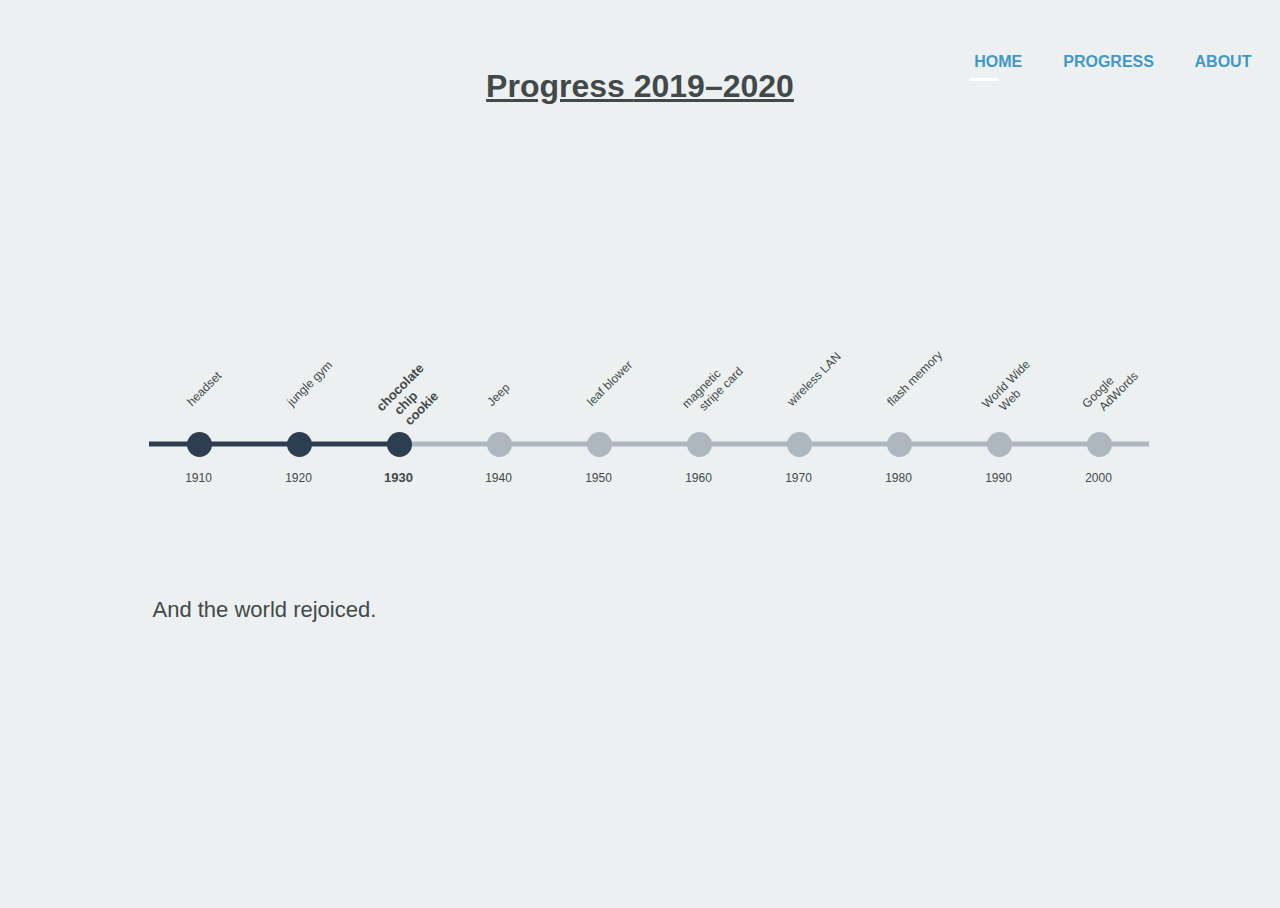
<file: progress_index.html>
<!DOCTYPE html>
<html>
  <head>
    <link rel="stylesheet" href="css/progress_index.css" />
    <link rel="stylesheet" href="css/nav.css" />
  </head>
  <body>
    <nav>
      <a href="https://thu-zhanghl.github.io/IET-CombustorDesign">HOME</a>
      <a href="https://thu-zhanghl.github.io/IET-CombustorDesign/progress_1.html">PROGRESS</a>
      <a href="https://github.com/thu-zhanghl/IET-CombustorDesign">ABOUT</a>
      <div id="indicator"></div>
    </nav>
    <!-- THE CHALLENGE: -->
    <!-- 1. recreate version 3 (https://codepen.io/cjl750/pen/wdVxzV) with no javascript whatsoever
     2. make code as abstract as possible (e.g., trying to calc positions that would work with any number of dots instead of hard-coding the container width as we do in our media queries)
     3. highest browser support possible -->
    <!-- Bonus points: turn v3's pseudo content into actual element content, so it's accessible to screen readers, search engines, etc. -->

    <h1>
      <u>Progress <span>2019–2020</span></u>
    </h1>
    <div class="flex-parent">
      <div class="input-flex-container">
        <input type="radio" name="timeline-dot" data-description="1910" />
        <div class="dot-info" data-description="1910">
          <span class="year">1910</span>
          <span class="label">headset</span>
        </div>
        <input type="radio" name="timeline-dot" data-description="1920" />
        <div class="dot-info" data-description="1920">
          <span class="year">1920</span>
          <span class="label">jungle gym</span>
        </div>
        <input
          type="radio"
          name="timeline-dot"
          data-description="1930"
          checked
        />
        <div class="dot-info" data-description="1930">
          <span class="year">1930</span>
          <span class="label">chocolate chip cookie</span>
        </div>
        <input type="radio" name="timeline-dot" data-description="1940" />
        <div class="dot-info" data-description="1940">
          <span class="year">1940</span>
          <span class="label">Jeep</span>
        </div>
        <input type="radio" name="timeline-dot" data-description="1950" />
        <div class="dot-info" data-description="1950">
          <span class="year">1950</span>
          <span class="label">leaf blower</span>
        </div>
        <input type="radio" name="timeline-dot" data-description="1960" />
        <div class="dot-info" data-description="1960">
          <span class="year">1960</span>
          <span class="label">magnetic stripe card</span>
        </div>
        <input type="radio" name="timeline-dot" data-description="1970" />
        <div class="dot-info" data-description="1970">
          <span class="year">1970</span>
          <span class="label">wireless LAN</span>
        </div>
        <input type="radio" name="timeline-dot" data-description="1980" />
        <div class="dot-info" data-description="1980">
          <span class="year">1980</span>
          <span class="label">flash memory</span>
        </div>
        <input type="radio" name="timeline-dot" data-description="1990" />
        <div class="dot-info" data-description="1990">
          <span class="year">1990</span>
          <span class="label">World Wide Web</span>
        </div>
        <input type="radio" name="timeline-dot" data-description="2000" />
        <div class="dot-info" data-description="2000">
          <span class="year">2000</span>
          <span class="label">Google AdWords</span>
        </div>
        <div id="timeline-descriptions-wrapper">
          <p data-description="1910">
            And future Call of Duty players would thank them.
          </p>
          <p data-description="1920">
            Because every kid should get to be Tarzan for a day.
          </p>
          <p data-description="1930">And the world rejoiced.</p>
          <p data-description="1940">Because building roads is inconvenient.</p>
          <p data-description="1950">Ain’t nobody got time to rake.</p>
          <p data-description="1960">Because paper currency is for noobs.</p>
          <p data-description="1970">Nobody likes cords. Nobody.</p>
          <p data-description="1980">Brighter than glow memory.</p>
          <p data-description="1990">
            To capitalize on an as-yet nascent market for cat photos.
          </p>
          <p data-description="2000">
            Because organic search rankings take work.
          </p>
        </div>
      </div>
    </div>
  </body>
</html>
</file>
<file: css/progress_index.css>
html, body {
    height: 100%;
  }
  
  body {
    font-family: "Quicksand", sans-serif;
    font-weight: 500;
    color: #424949;
    background-color: #ECF0F1;
    padding: 0 25px;
    display: flex;
    flex-direction: column;
    position: relative;
  }
  
  h1 {
    text-align: center;
    height: 38px;
    margin: 60px 0;
  }
  h1 span {
    white-space: nowrap;
  }
  
  .flex-parent {
    display: flex;
    flex-direction: column;
    justify-content: center;
    align-items: center;
    width: 100%;
    height: 100%;
  }
  
  .input-flex-container {
    display: flex;
    justify-content: space-around;
    align-items: center;
    flex-wrap: wrap;
    width: 80vw;
    max-width: 1000px;
    position: relative;
    z-index: 0;
    margin-left: calc((80vw - 25px) / 20);
  }
  
  input {
    width: 25px;
    height: 25px;
    background-color: #2C3E50;
    position: relative;
    border-radius: 50%;
    display: block;
    -moz-appearance: none;
    -webkit-appearance: none;
    appearance: none;
    cursor: pointer;
  }
  input:focus {
    outline: none;
  }
  input::before, input::after {
    content: "";
    display: block;
    position: absolute;
    z-index: -1;
    top: 50%;
    transform: translateY(-50%);
    background-color: #2C3E50;
    width: 4vw;
    height: 5px;
    max-width: 50px;
  }
  input::before {
    left: calc(-4vw + 12.5px);
  }
  input::after {
    right: calc(-4vw + 12.5px);
  }
  input:checked {
    background-color: #2C3E50;
  }
  input:checked::before {
    background-color: #2C3E50;
  }
  input:checked::after {
    background-color: #AEB6BF;
  }
  input:checked ~ input, input:checked ~ input::before, input:checked ~ input::after {
    background-color: #AEB6BF;
  }
  input:checked + .dot-info span {
    font-size: 13px;
    font-weight: bold;
  }
  
  .dot-info {
    width: 25px;
    height: 25px;
    display: block;
    visibility: hidden;
    position: relative;
    z-index: -1;
    left: calc((((80vw - 25px) / 20) * -1) - 1px);
  }
  .dot-info span {
    visibility: visible;
    position: absolute;
    font-size: 12px;
  }
  .dot-info span.year {
    bottom: -30px;
    left: 50%;
    transform: translateX(-50%);
  }
  .dot-info span.label {
    top: -65px;
    left: 0;
    transform: rotateZ(-45deg);
    width: 70px;
    text-indent: -10px;
  }
  
  #timeline-descriptions-wrapper {
    width: 100%;
    margin-top: 140px;
    font-size: 22px;
    font-weight: 400;
    margin-left: calc((-80vw - 25px) / 20);
  }
  #timeline-descriptions-wrapper p {
    margin-top: 0;
    display: none;
  }
  
  input[data-description="1910"]:checked ~ #timeline-descriptions-wrapper p[data-description="1910"] {
    display: block;
  }
  
  input[data-description="1920"]:checked ~ #timeline-descriptions-wrapper p[data-description="1920"] {
    display: block;
  }
  
  input[data-description="1930"]:checked ~ #timeline-descriptions-wrapper p[data-description="1930"] {
    display: block;
  }
  
  input[data-description="1940"]:checked ~ #timeline-descriptions-wrapper p[data-description="1940"] {
    display: block;
  }
  
  input[data-description="1950"]:checked ~ #timeline-descriptions-wrapper p[data-description="1950"] {
    display: block;
  }
  
  input[data-description="1960"]:checked ~ #timeline-descriptions-wrapper p[data-description="1960"] {
    display: block;
  }
  
  input[data-description="1970"]:checked ~ #timeline-descriptions-wrapper p[data-description="1970"] {
    display: block;
  }
  
  input[data-description="1980"]:checked ~ #timeline-descriptions-wrapper p[data-description="1980"] {
    display: block;
  }
  
  input[data-description="1990"]:checked ~ #timeline-descriptions-wrapper p[data-description="1990"] {
    display: block;
  }
  
  input[data-description="2000"]:checked ~ #timeline-descriptions-wrapper p[data-description="2000"] {
    display: block;
  }
  
  @media (min-width: 1250px) {
    .input-flex-container {
      margin-left: 62.5px;
    }
  
    input::before {
      left: -37.5px;
    }
    input::after {
      right: -37.5px;
    }
  
    .dot-info {
      left: calc((((1000px - 25px) / 20) * -1) - 1px);
    }
  
    #timeline-descriptions-wrapper {
      margin-left: -37.5px;
    }
  }
  @media (max-width: 630px) {
    .flex-parent {
      justify-content: initial;
    }
  
    .input-flex-container {
      flex-wrap: wrap;
      justify-content: center;
      width: 400px;
      height: auto;
      margin-top: 15vh;
      margin-left: 0;
    }
  
    input, .dot-info {
      width: 60px;
      height: 60px;
      margin: 0 10px 50px;
    }
  
    input {
      background-color: transparent !important;
      z-index: 1;
    }
    input::before, input::after {
      content: none;
    }
    input:checked + .dot-info {
      background-color: #2C3E50;
    }
    input:checked + .dot-info span.year {
      font-size: 14px;
    }
    input:checked + .dot-info span.label {
      font-size: 12px;
    }
  
    .dot-info {
      visibility: visible;
      border-radius: 50%;
      z-index: 0;
      left: 0;
      margin-left: -70px;
      background-color: #AEB6BF;
    }
    .dot-info span.year {
      top: 0;
      left: 0;
      transform: none;
      width: 100%;
      height: 100%;
      display: flex;
      justify-content: center;
      align-items: center;
      color: #ECF0F1;
    }
    .dot-info span.label {
      top: calc(100% + 5px);
      left: 50%;
      transform: translateX(-50%);
      text-indent: 0;
      text-align: center;
    }
  
    #timeline-descriptions-wrapper {
      margin-top: 30px;
      margin-left: 0;
      text-align: center;
    }
  }
  @media (max-width: 480px) {
    .input-flex-container {
      width: 340px;
    }
  }
  @media (max-width: 400px) {
    .input-flex-container {
      width: 300px;
    }
  }
</file>
<file: css/nav.css>
@import url(https://fonts.googleapis.com/css?family=Source+Sans+Pro:200,300,400,600,700|Oswald:400,300,700);
nav
{
    position: absolute;
    top: 6%;
    right: 0;
    width: 319px;
    display: table;
    margin: 0 auto;
    transform: translateY(-50%);
}

nav a
{
    position: relative;
    width: 33.333%;
    display: table-cell;
    text-align: center;
    color: #4298c3;
    text-decoration: none;
    font-family: sans-serif;
    font-weight: bold;
    padding: 10px 20px;
    transition: 0.2s ease color;
}

nav a:before, nav a:after
{
    content: "";
    position: absolute;
    border-radius: 50%;
    transform: scale(0);
    transition: 0.2s ease transform;
}

nav a:before
{
    top: 0;
    left: 10px;
    width: 6px;
    height: 6px;
}

nav a:after
{
    top: 5px;
    left: 18px;
    width: 4px;
    height: 4px
}

nav a:nth-child(1):before
{
    background-color: yellow;
}

nav a:nth-child(1):after
{
    background-color: red;
}

nav a:nth-child(2):before
{
    background-color: #00e2ff;
}

nav a:nth-child(2):after
{
    background-color: #89ff00;
}

nav a:nth-child(3):before
{
    background-color: purple;
}

nav a:nth-child(3):after
{
    background-color: palevioletred;
}

#indicator
{
    position: absolute;
    left: 5%;
    bottom: 0;
    width: 30px;
    height: 3px;
    background-color: #fff;
    border-radius: 5px;
    transition: 0.2s ease left;
}

nav a:hover
{
    color: #fff;
}

nav a:hover:before, nav a:hover:after
{
    transform: scale(1);
}

nav a:nth-child(1):hover ~ #indicator
{
    background: linear-gradient(130deg, yellow, red);
}

nav a:nth-child(2):hover ~ #indicator
{
    left: 34%;
    background: linear-gradient(130deg, #00e2ff, #89ff00);
}

nav a:nth-child(3):hover ~ #indicator
{
    left: 70%;
    background: linear-gradient(130deg, purple, palevioletred);
}
</file>
